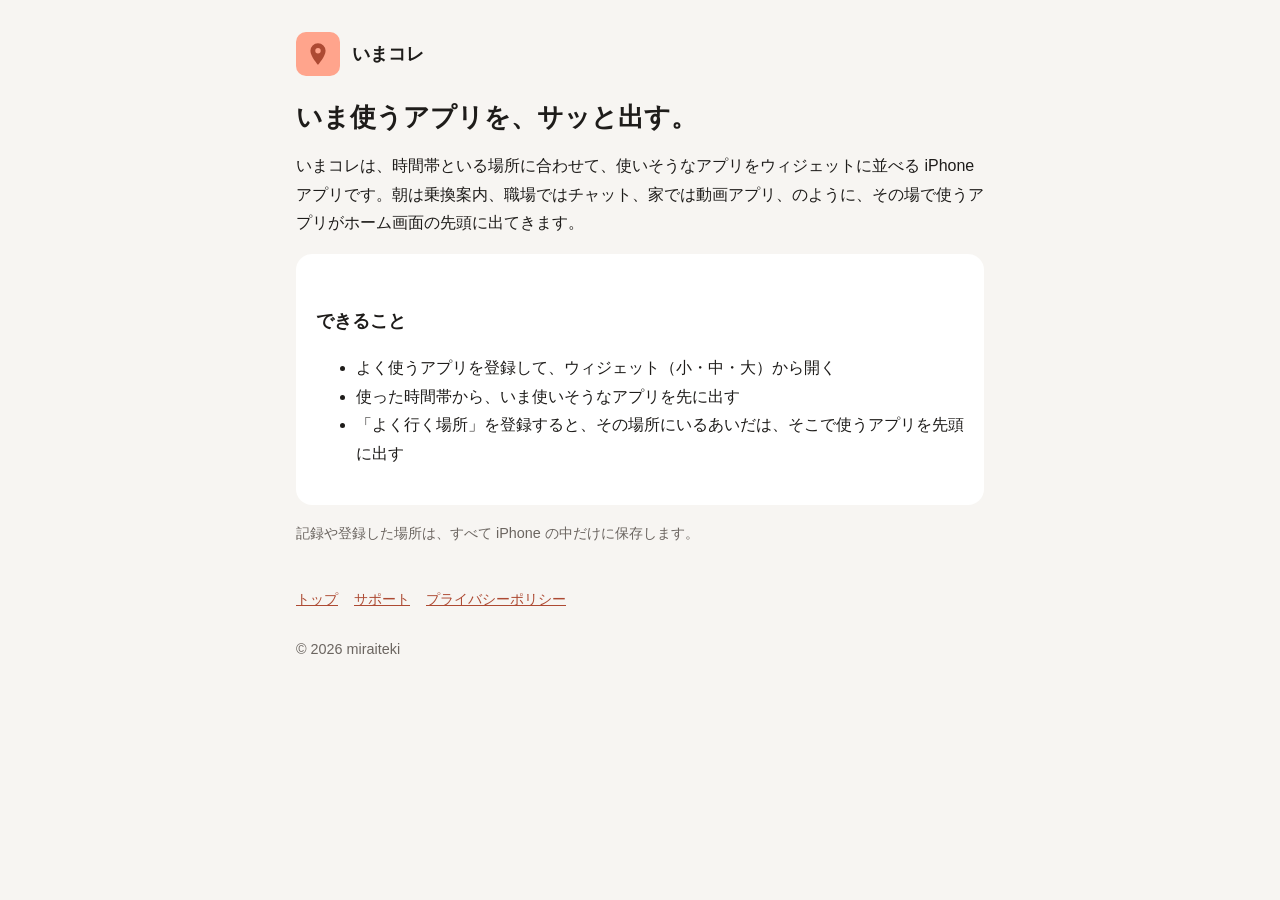
<file: index.html>
<!doctype html>
<html lang="ja">
<head>
<meta charset="utf-8">
<meta name="viewport" content="width=device-width, initial-scale=1">
<title>いまコレ</title>
<link rel="stylesheet" href="style.css">
</head>
<body>
<main>
<header><a href="./"><span class="logo"><svg viewBox="0 0 24 24" aria-hidden="true"><path fill="#AD4A33" d="M12 2a7 7 0 0 0-7 7c0 5.2 7 13 7 13s7-7.8 7-13a7 7 0 0 0-7-7Zm0 9.5A2.5 2.5 0 1 1 12 6.5a2.5 2.5 0 0 1 0 5Z"/></svg></span><span class="brand">いまコレ</span></a></header>
<h1>いま使うアプリを、サッと出す。</h1>
<p>いまコレは、時間帯といる場所に合わせて、使いそうなアプリをウィジェットに並べる iPhone アプリです。朝は乗換案内、職場ではチャット、家では動画アプリ、のように、その場で使うアプリがホーム画面の先頭に出てきます。</p>
<div class="card">
<h2>できること</h2>
<ul>
<li>よく使うアプリを登録して、ウィジェット（小・中・大）から開く</li>
<li>使った時間帯から、いま使いそうなアプリを先に出す</li>
<li>「よく行く場所」を登録すると、その場所にいるあいだは、そこで使うアプリを先頭に出す</li>
</ul>
</div>
<p class="muted">記録や登録した場所は、すべて iPhone の中だけに保存します。</p>
<nav><a href="./">トップ</a><a href="support.html">サポート</a><a href="privacy.html">プライバシーポリシー</a></nav>
<footer class="muted">© 2026 miraiteki</footer>
</main>
</body>
</html>
</file>
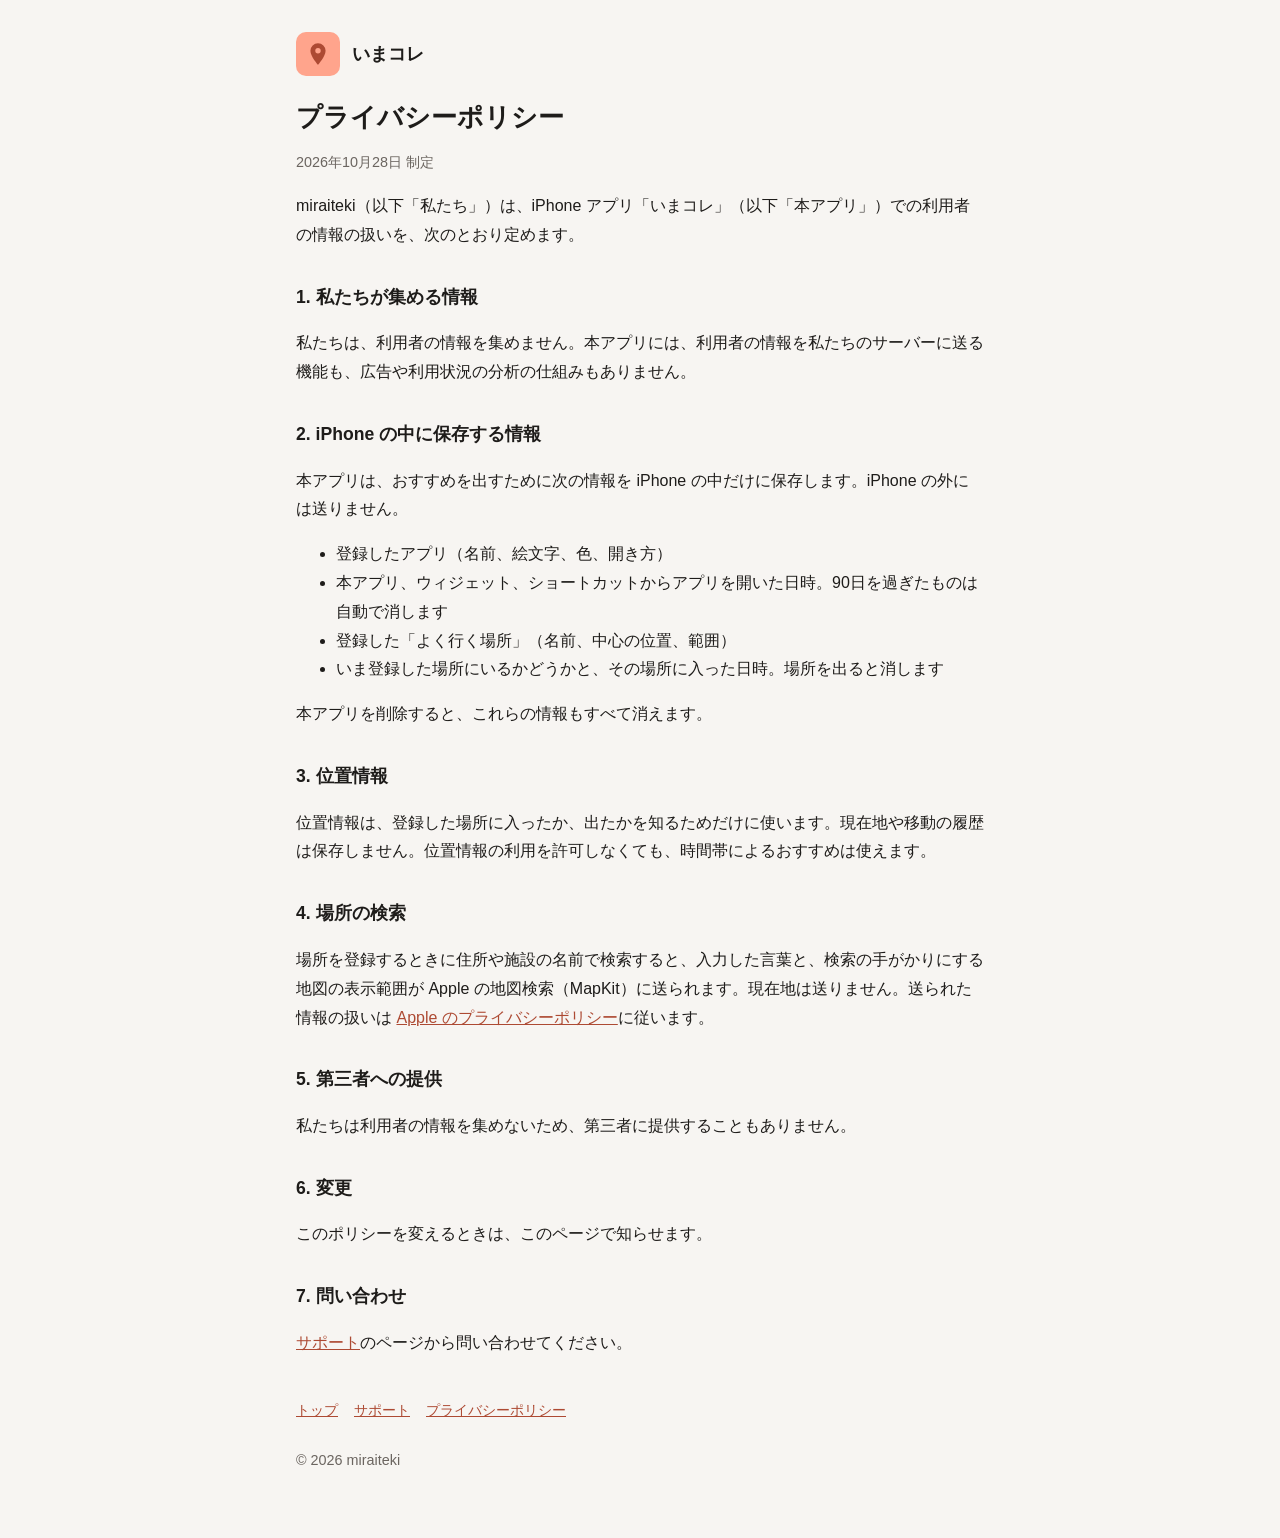
<file: privacy.html>
<!doctype html>
<html lang="ja">
<head>
<meta charset="utf-8">
<meta name="viewport" content="width=device-width, initial-scale=1">
<title>プライバシーポリシー - いまコレ</title>
<link rel="stylesheet" href="style.css">
</head>
<body>
<main>
<header><a href="./"><span class="logo"><svg viewBox="0 0 24 24" aria-hidden="true"><path fill="#AD4A33" d="M12 2a7 7 0 0 0-7 7c0 5.2 7 13 7 13s7-7.8 7-13a7 7 0 0 0-7-7Zm0 9.5A2.5 2.5 0 1 1 12 6.5a2.5 2.5 0 0 1 0 5Z"/></svg></span><span class="brand">いまコレ</span></a></header>
<h1>プライバシーポリシー</h1>
<p class="muted">2026年10月28日 制定</p>
<p>miraiteki（以下「私たち」）は、iPhone アプリ「いまコレ」（以下「本アプリ」）での利用者の情報の扱いを、次のとおり定めます。</p>
<h2>1. 私たちが集める情報</h2>
<p>私たちは、利用者の情報を集めません。本アプリには、利用者の情報を私たちのサーバーに送る機能も、広告や利用状況の分析の仕組みもありません。</p>
<h2>2. iPhone の中に保存する情報</h2>
<p>本アプリは、おすすめを出すために次の情報を iPhone の中だけに保存します。iPhone の外には送りません。</p>
<ul>
<li>登録したアプリ（名前、絵文字、色、開き方）</li>
<li>本アプリ、ウィジェット、ショートカットからアプリを開いた日時。90日を過ぎたものは自動で消します</li>
<li>登録した「よく行く場所」（名前、中心の位置、範囲）</li>
<li>いま登録した場所にいるかどうかと、その場所に入った日時。場所を出ると消します</li>
</ul>
<p>本アプリを削除すると、これらの情報もすべて消えます。</p>
<h2>3. 位置情報</h2>
<p>位置情報は、登録した場所に入ったか、出たかを知るためだけに使います。現在地や移動の履歴は保存しません。位置情報の利用を許可しなくても、時間帯によるおすすめは使えます。</p>
<h2>4. 場所の検索</h2>
<p>場所を登録するときに住所や施設の名前で検索すると、入力した言葉と、検索の手がかりにする地図の表示範囲が Apple の地図検索（MapKit）に送られます。現在地は送りません。送られた情報の扱いは <a href="https://www.apple.com/jp/legal/privacy/">Apple のプライバシーポリシー</a>に従います。</p>
<h2>5. 第三者への提供</h2>
<p>私たちは利用者の情報を集めないため、第三者に提供することもありません。</p>
<h2>6. 変更</h2>
<p>このポリシーを変えるときは、このページで知らせます。</p>
<h2>7. 問い合わせ</h2>
<p><a href="support.html">サポート</a>のページから問い合わせてください。</p>
<nav><a href="./">トップ</a><a href="support.html">サポート</a><a href="privacy.html">プライバシーポリシー</a></nav>
<footer class="muted">© 2026 miraiteki</footer>
</main>
</body>
</html>
</file>
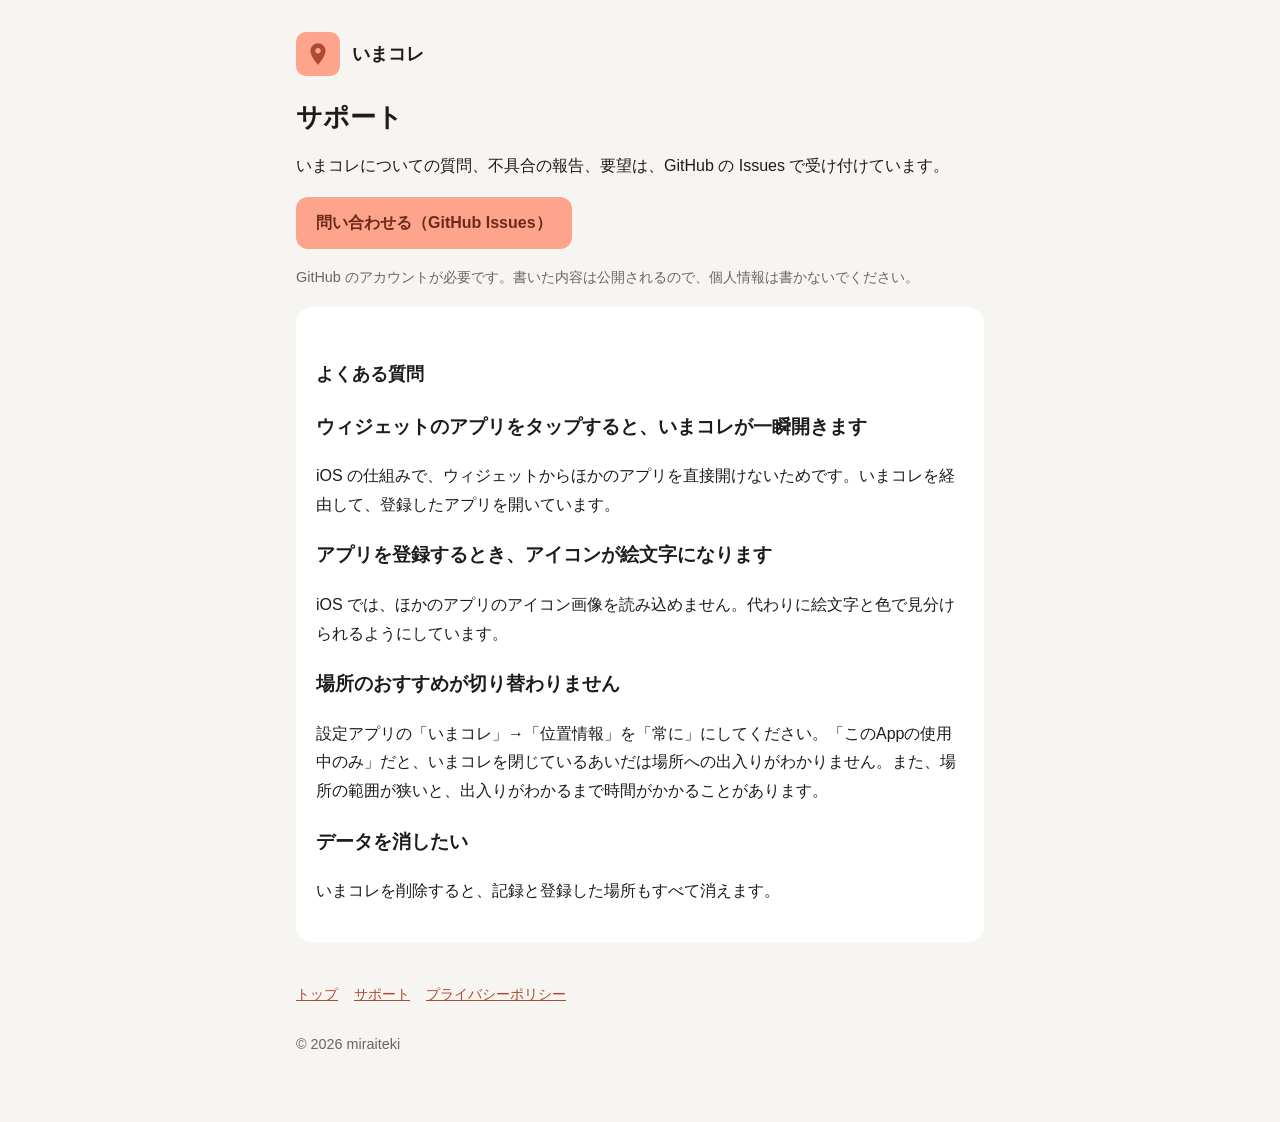
<file: support.html>
<!doctype html>
<html lang="ja">
<head>
<meta charset="utf-8">
<meta name="viewport" content="width=device-width, initial-scale=1">
<title>サポート - いまコレ</title>
<link rel="stylesheet" href="style.css">
</head>
<body>
<main>
<header><a href="./"><span class="logo"><svg viewBox="0 0 24 24" aria-hidden="true"><path fill="#AD4A33" d="M12 2a7 7 0 0 0-7 7c0 5.2 7 13 7 13s7-7.8 7-13a7 7 0 0 0-7-7Zm0 9.5A2.5 2.5 0 1 1 12 6.5a2.5 2.5 0 0 1 0 5Z"/></svg></span><span class="brand">いまコレ</span></a></header>
<h1>サポート</h1>
<p>いまコレについての質問、不具合の報告、要望は、GitHub の Issues で受け付けています。</p>
<p><a class="button" href="https://github.com/miraiteki/imakore-site/issues/new">問い合わせる（GitHub Issues）</a></p>
<p class="muted">GitHub のアカウントが必要です。書いた内容は公開されるので、個人情報は書かないでください。</p>
<div class="card">
<h2>よくある質問</h2>
<h3>ウィジェットのアプリをタップすると、いまコレが一瞬開きます</h3>
<p>iOS の仕組みで、ウィジェットからほかのアプリを直接開けないためです。いまコレを経由して、登録したアプリを開いています。</p>
<h3>アプリを登録するとき、アイコンが絵文字になります</h3>
<p>iOS では、ほかのアプリのアイコン画像を読み込めません。代わりに絵文字と色で見分けられるようにしています。</p>
<h3>場所のおすすめが切り替わりません</h3>
<p>設定アプリの「いまコレ」→「位置情報」を「常に」にしてください。「このAppの使用中のみ」だと、いまコレを閉じているあいだは場所への出入りがわかりません。また、場所の範囲が狭いと、出入りがわかるまで時間がかかることがあります。</p>
<h3>データを消したい</h3>
<p>いまコレを削除すると、記録と登録した場所もすべて消えます。</p>
</div>
<nav><a href="./">トップ</a><a href="support.html">サポート</a><a href="privacy.html">プライバシーポリシー</a></nav>
<footer class="muted">© 2026 miraiteki</footer>
</main>
</body>
</html>
</file>
<file: style.css>
:root {
  --bg: #F7F5F2; --card: #FFFFFF; --text: #1E1C1A; --muted: #6B6560;
  --tint: #AD4A33; --coral: #FFA48C; --subtle: #FFEAE3;
}
@media (prefers-color-scheme: dark) {
  :root {
    --bg: #0E0D0C; --card: #1E1C1A; --text: #F2EFEB; --muted: #A8A29C;
    --tint: #FFB09A; --coral: #FF9E85; --subtle: #3A2620;
  }
}
* { box-sizing: border-box; }
body {
  margin: 0; background: var(--bg); color: var(--text);
  font-family: -apple-system, BlinkMacSystemFont, "Hiragino Sans", "Noto Sans JP", sans-serif;
  line-height: 1.8; -webkit-text-size-adjust: 100%;
}
main { max-width: 720px; margin: 0 auto; padding: 32px 16px 64px; }
header { display: flex; align-items: center; gap: 12px; margin-bottom: 24px; }
header a { color: inherit; text-decoration: none; display: flex; align-items: center; gap: 12px; }
.logo { width: 44px; height: 44px; border-radius: 10px; background: var(--coral); display: grid; place-items: center; }
.logo svg { width: 26px; height: 26px; }
.brand { font-weight: 700; font-size: 1.15rem; }
h1 { font-size: 1.6rem; line-height: 1.4; margin: 0 0 8px; }
h2 { font-size: 1.1rem; margin: 32px 0 8px; }
p, li { color: var(--text); }
.muted { color: var(--muted); font-size: .9rem; }
.card { background: var(--card); border-radius: 16px; padding: 20px; margin: 16px 0; }
a { color: var(--tint); }
.button {
  display: inline-block; background: var(--coral); color: #6B2A19; font-weight: 700;
  padding: 12px 20px; border-radius: 12px; text-decoration: none;
}
nav { display: flex; gap: 16px; flex-wrap: wrap; margin-top: 40px; font-size: .9rem; }
footer { margin-top: 24px; }
</file>
